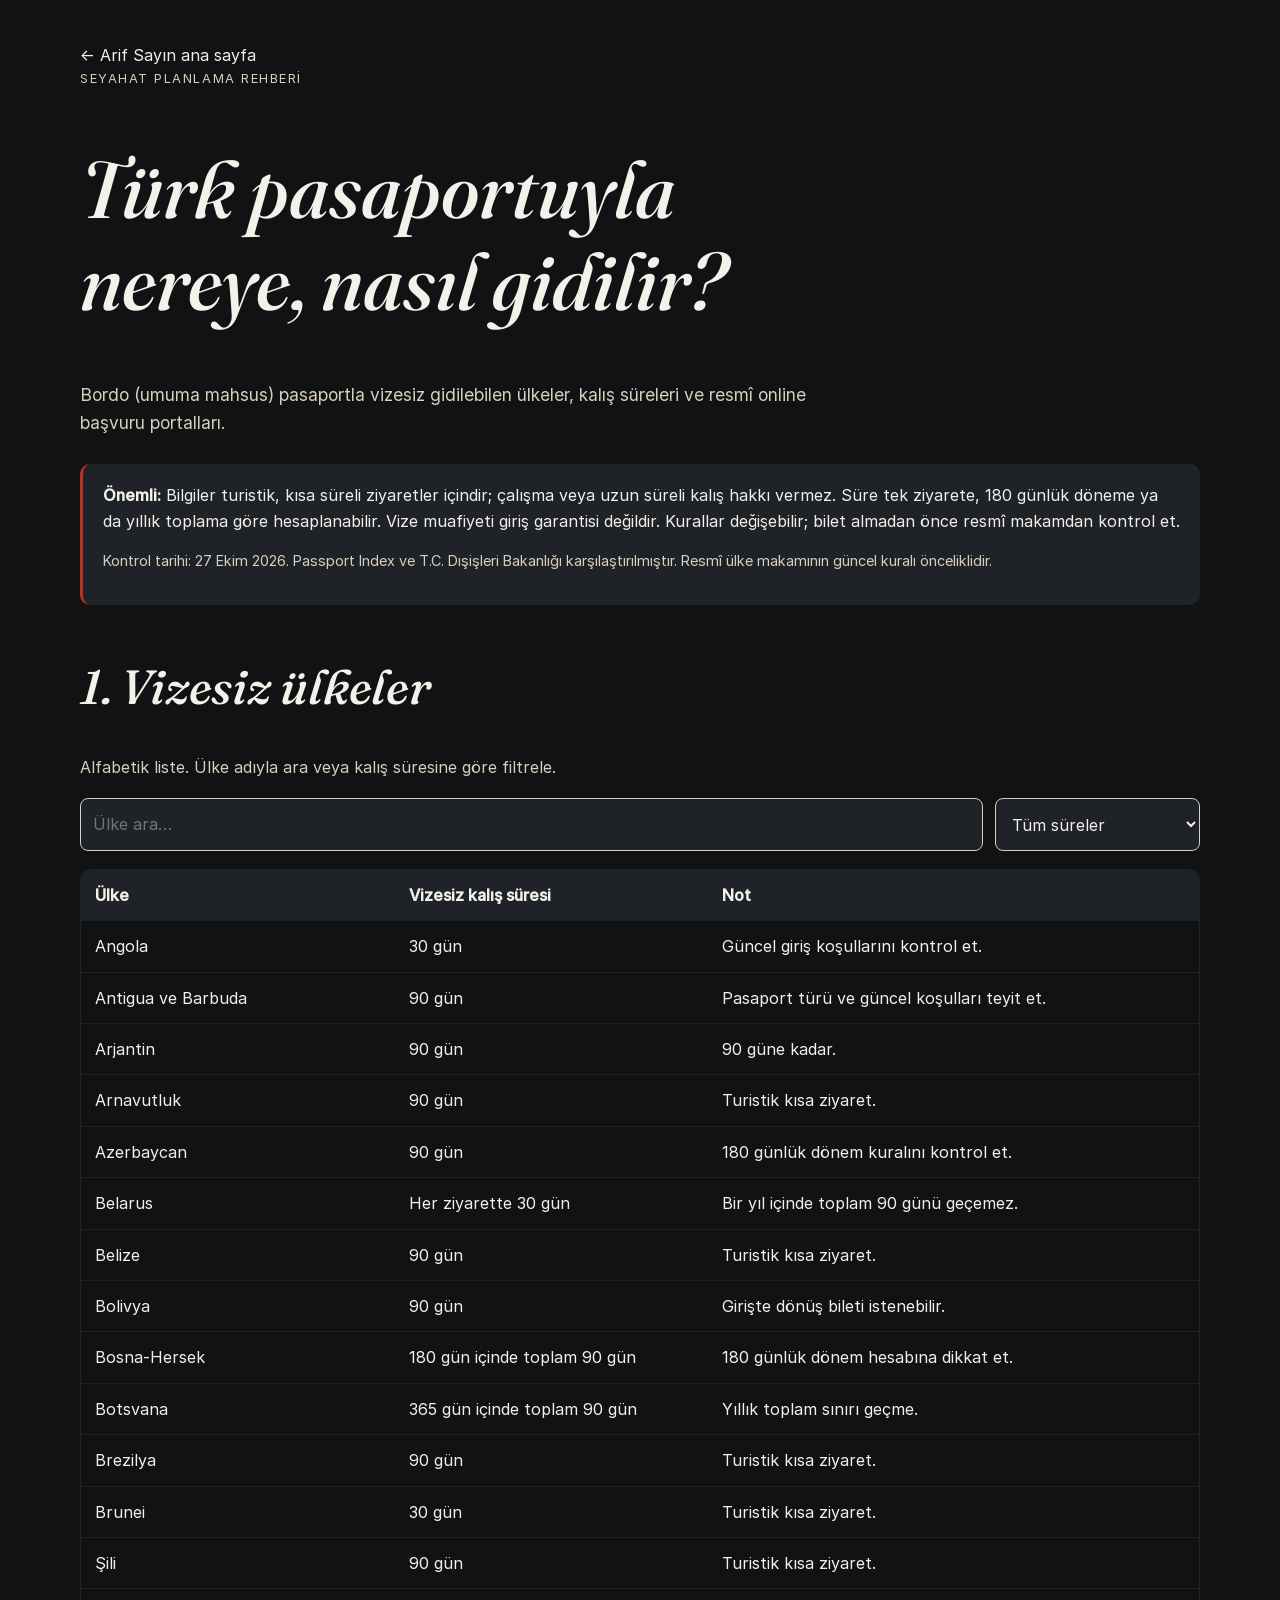
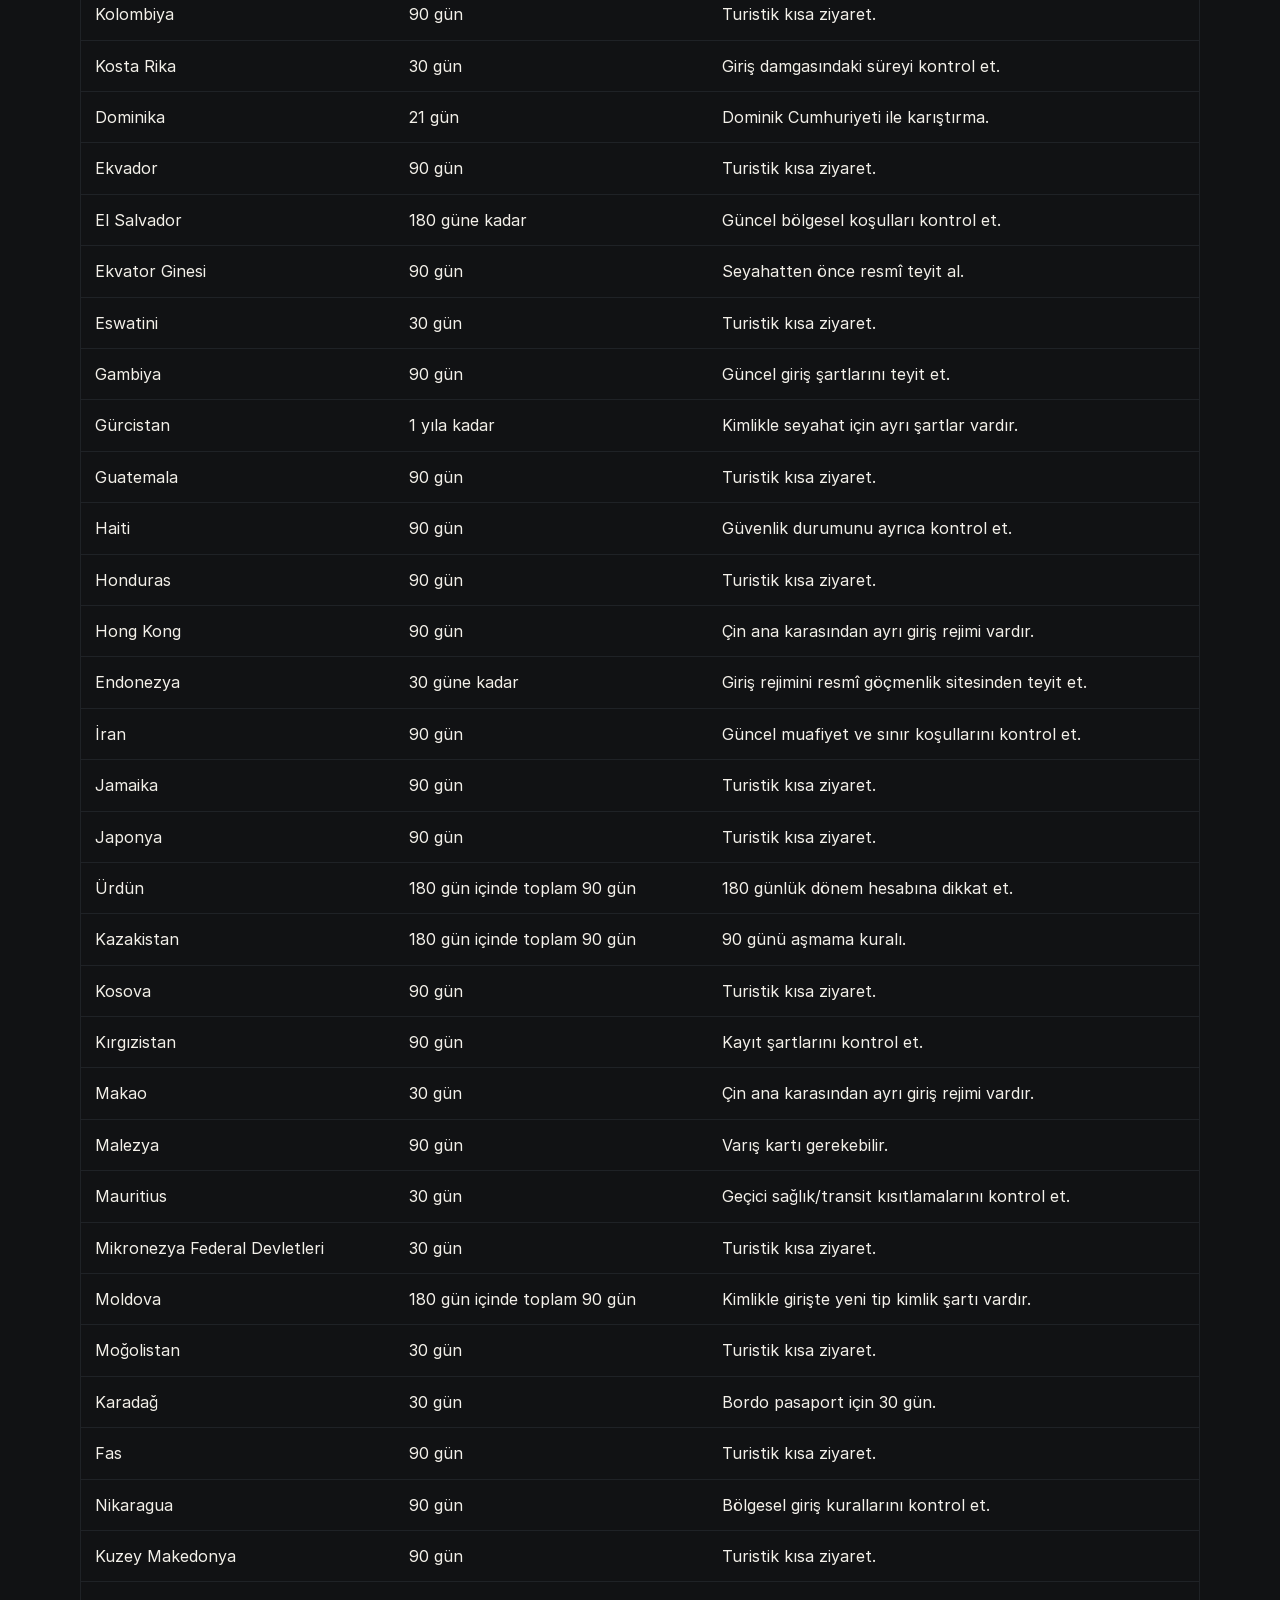
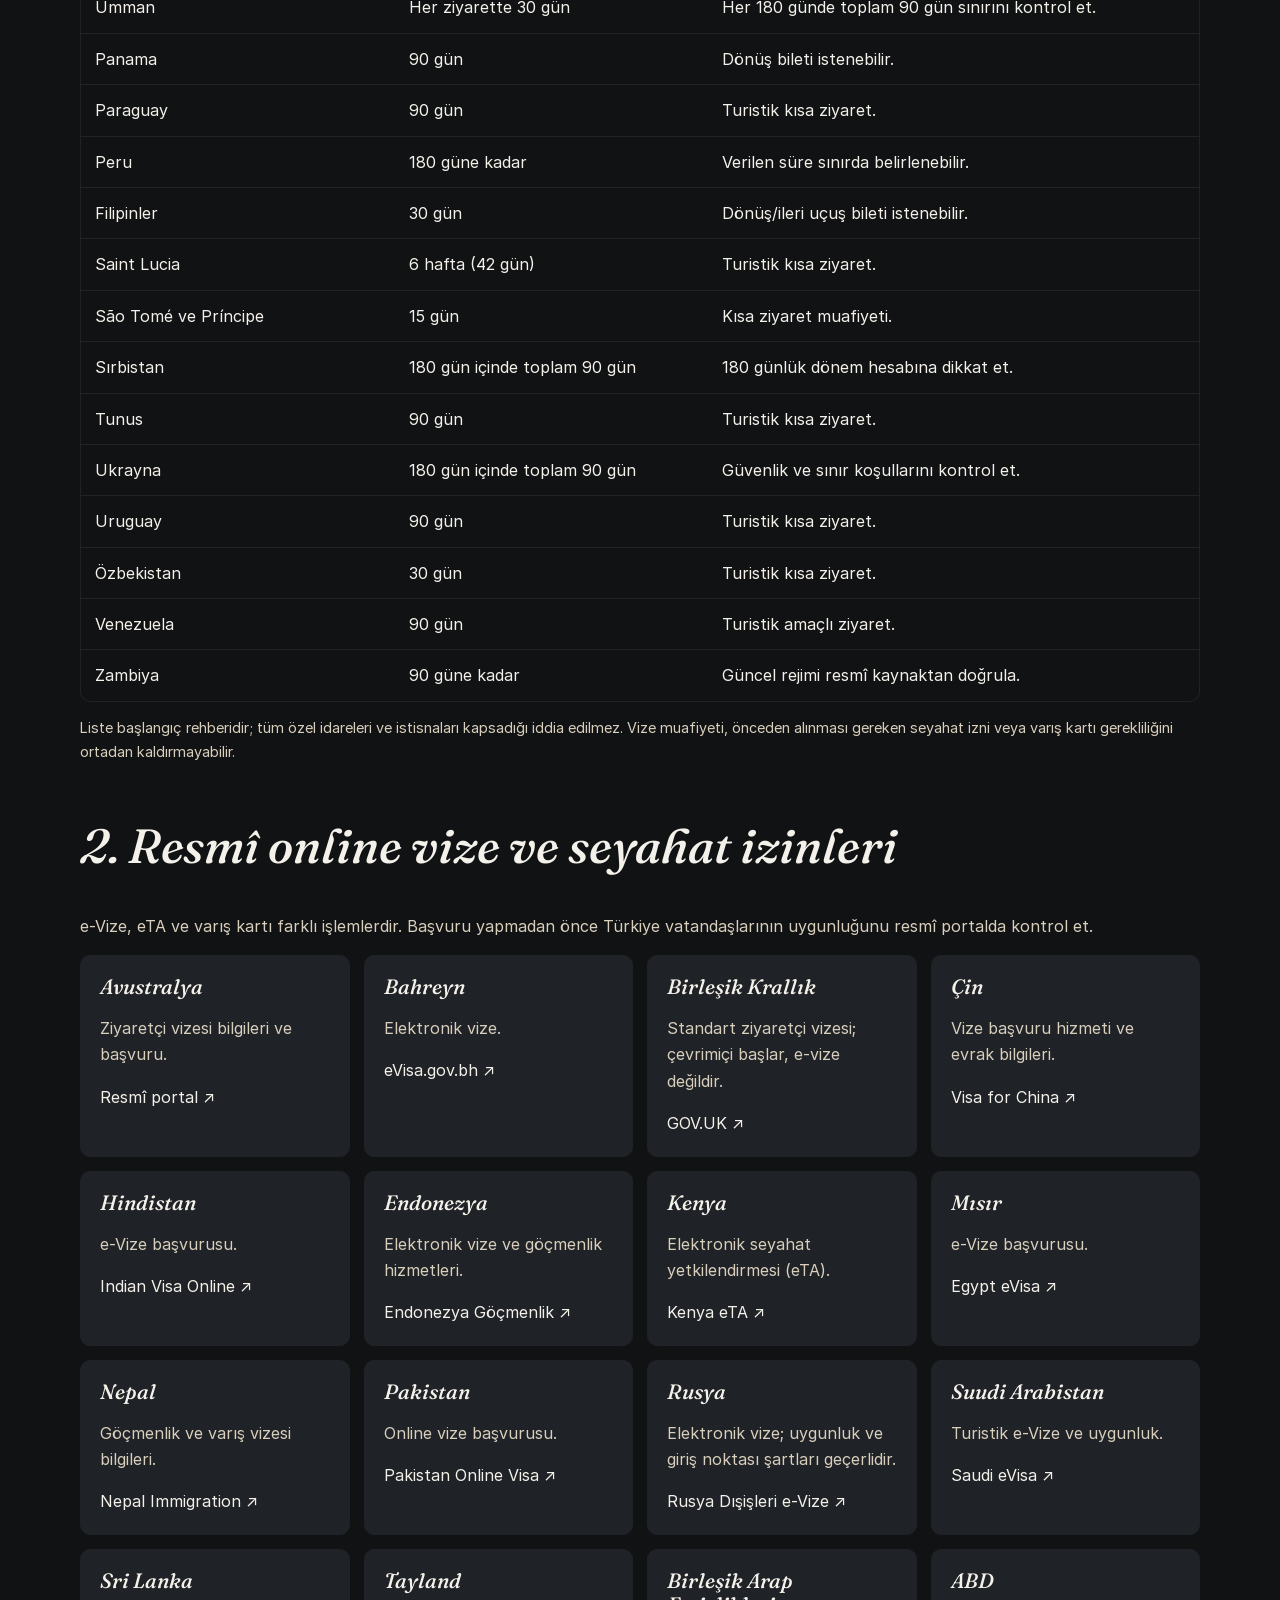
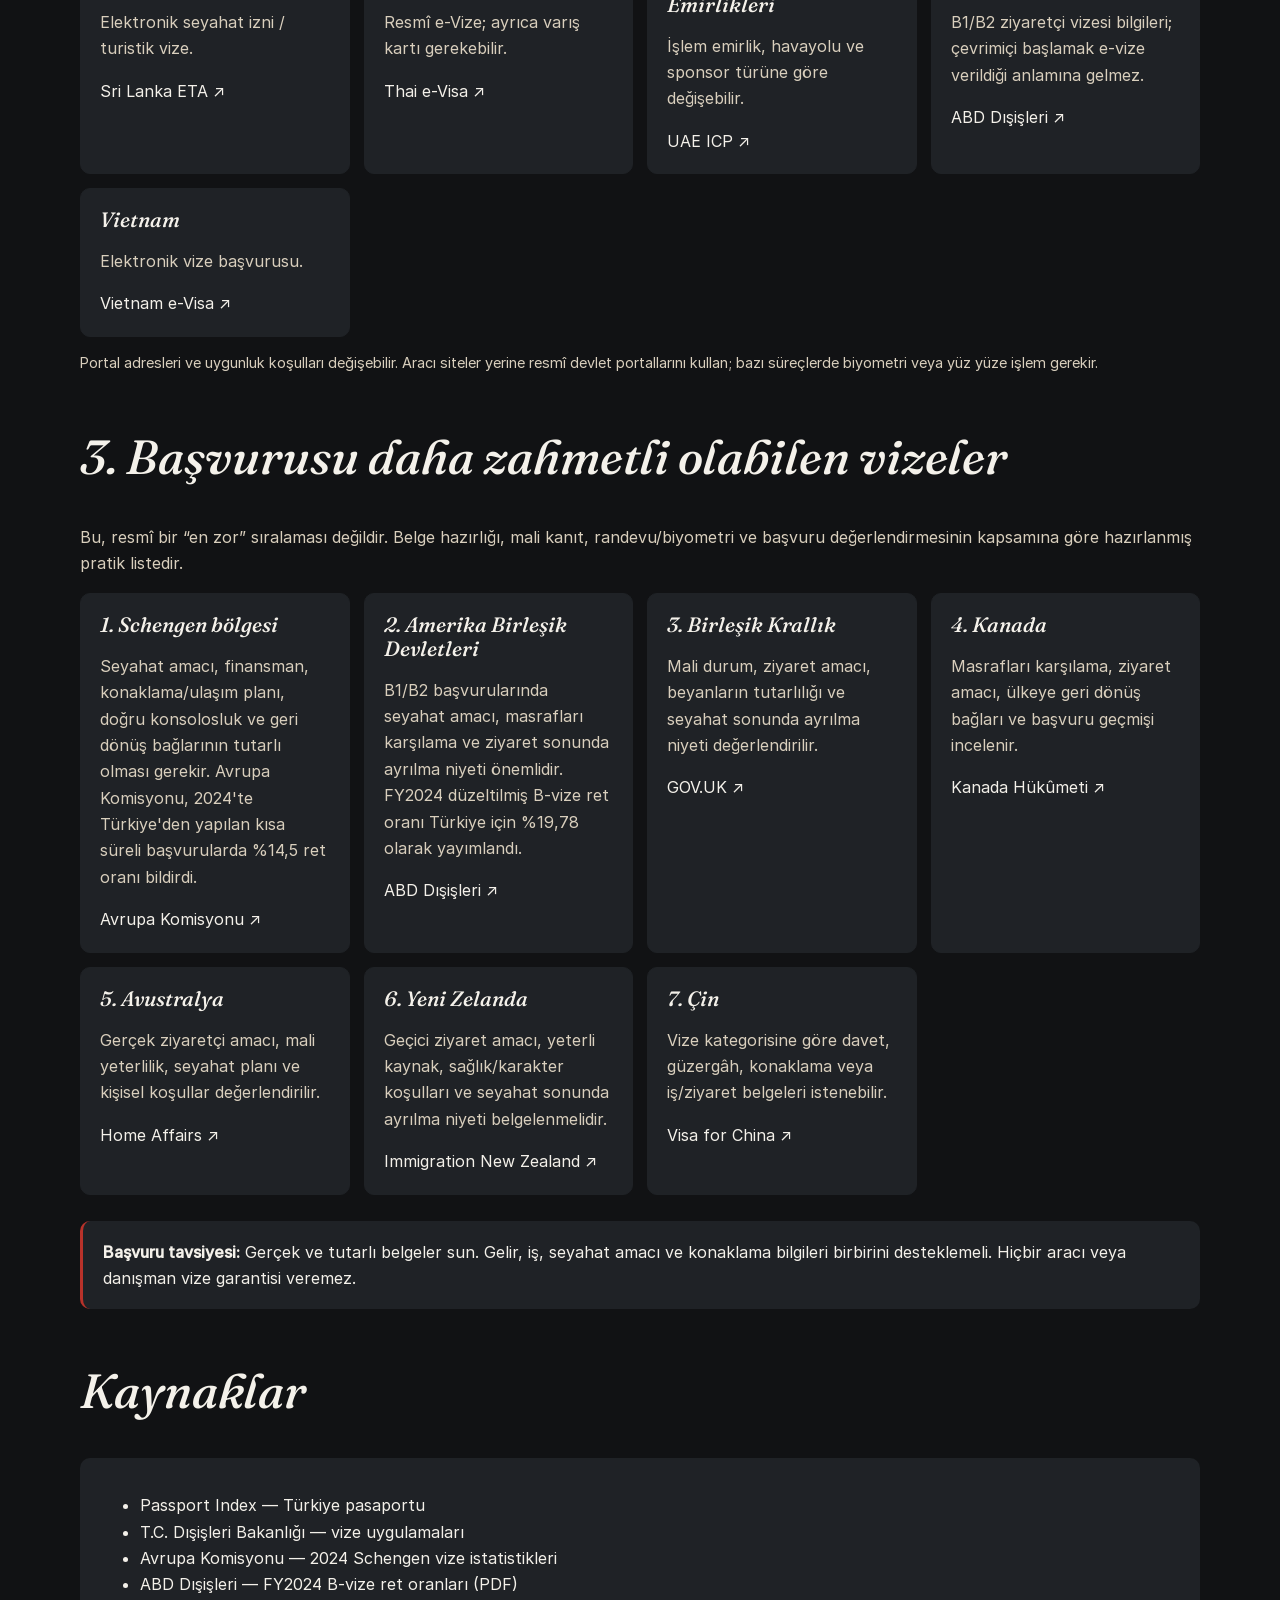
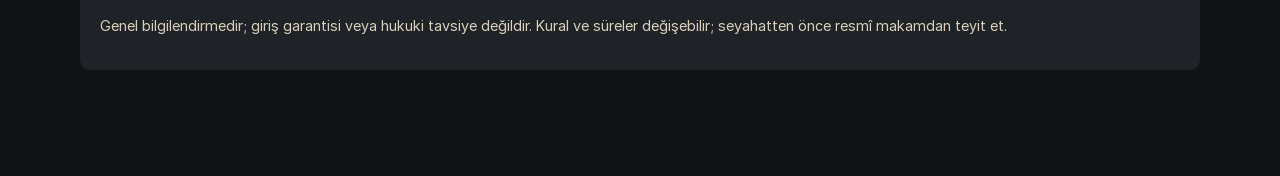
<file: vize-rehberi.html>
<!doctype html>
<html lang="tr">
<head>
<meta charset="utf-8">
<meta name="viewport" content="width=device-width,initial-scale=1">
<meta name="description" content="Türk bordo pasaportuyla vizesiz gidilebilen ülkeler, kalış süreleri ve resmî online vize başvuru portalları.">
<meta name="theme-color" content="#111214">
<title>Vize Rehberi | Arif Sayın</title>
<link rel="stylesheet" href="/assets/css/style.css">
<style>
:root{--renk-gece:#111214;--renk-antrasit:#1F2226;--renk-kirik-beyaz:#F4F1EA;--renk-kum:#D9CFBD;--renk-kizil:#B8322A}
*{box-sizing:border-box}body{margin:0;background:var(--renk-gece);color:var(--renk-kirik-beyaz);font-family:Inter,sans-serif;line-height:1.65}
a{color:var(--renk-kirik-beyaz);text-underline-offset:.18em}a:hover{text-decoration-color:var(--renk-kizil)}
.wrap{width:min(1120px,calc(100% - 32px));margin:auto;padding:42px 0 80px}.kicker{color:var(--renk-kum);text-transform:uppercase;letter-spacing:.12em;font-size:.8rem}
h1,h2,h3{font-family:Fraunces,Georgia,serif;font-weight:500;line-height:1.15}h1{font-size:clamp(2.5rem,7vw,5rem);max-width:900px;text-wrap:balance}h2{font-size:clamp(1.8rem,4vw,3rem)}h3{font-size:1.3rem;margin:0 0 8px}
.intro,.muted,.small{color:var(--renk-kum)}.intro{font-size:1.08rem;max-width:780px}.notice,.sources{padding:18px 20px;background:var(--renk-antrasit);border-radius:10px;margin:26px 0}.notice{border-left:3px solid var(--renk-kizil)}
section{margin-top:54px;scroll-margin-top:24px}.tools{display:flex;gap:12px;flex-wrap:wrap;margin:18px 0}.tools input,.tools select{background:var(--renk-antrasit);color:var(--renk-kirik-beyaz);border:1px solid var(--renk-kum);border-radius:8px;padding:12px;font:inherit;min-height:46px}.tools input{flex:1 1 250px}
.tablewrap{overflow:auto;border:1px solid var(--renk-antrasit);border-radius:10px}table{border-collapse:collapse;width:100%;min-width:560px}th,td{text-align:left;padding:12px 14px;border-bottom:1px solid var(--renk-antrasit)}th{background:var(--renk-antrasit)}tr:last-child td{border-bottom:0}
.grid{display:grid;grid-template-columns:repeat(auto-fit,minmax(245px,1fr));gap:14px}.card{padding:19px;background:var(--renk-antrasit);border-radius:10px;border:1px solid var(--renk-antrasit)}.card p{color:var(--renk-kum)}.card a{overflow-wrap:anywhere}.small{font-size:.9rem}
@media(max-width:600px){.wrap{padding-top:28px}}
</style>
</head>
<body><main class="wrap">
<a href="/">← Arif Sayın ana sayfa</a>
<div class="kicker">Seyahat planlama rehberi</div>
<h1>Türk pasaportuyla nereye, nasıl gidilir?</h1>
<p class="intro">Bordo (umuma mahsus) pasaportla vizesiz gidilebilen ülkeler, kalış süreleri ve resmî online başvuru portalları.</p>
<div class="notice"><strong>Önemli:</strong> Bilgiler turistik, kısa süreli ziyaretler içindir; çalışma veya uzun süreli kalış hakkı vermez. Süre tek ziyarete, 180 günlük döneme ya da yıllık toplama göre hesaplanabilir. Vize muafiyeti giriş garantisi değildir. Kurallar değişebilir; bilet almadan önce resmî makamdan kontrol et.<p class="small">Kontrol tarihi: 27 Ekim 2026. Passport Index ve T.C. Dışişleri Bakanlığı karşılaştırılmıştır. Resmî ülke makamının güncel kuralı önceliklidir.</p></div>

<section id="vizesiz"><h2>1. Vizesiz ülkeler</h2><p class="muted">Alfabetik liste. Ülke adıyla ara veya kalış süresine göre filtrele.</p>
<div class="tools"><input id="search" type="search" placeholder="Ülke ara…" aria-label="Ülke ara"><select id="duration" aria-label="Kalış süresine göre filtrele"><option value="">Tüm süreler</option><option value="30">30 gün veya daha az</option><option value="90">31–90 gün</option><option value="91">90 günden fazla</option></select></div>
<div class="tablewrap"><table id="countries"><thead><tr><th>Ülke</th><th>Vizesiz kalış süresi</th><th>Not</th></tr></thead><tbody>
<tr data-name="Angola" data-days="30"><td>Angola</td><td>30 gün</td><td>Güncel giriş koşullarını kontrol et.</td></tr>
<tr data-name="Antigua ve Barbuda" data-days="90"><td>Antigua ve Barbuda</td><td>90 gün</td><td>Pasaport türü ve güncel koşulları teyit et.</td></tr>
<tr data-name="Arjantin" data-days="90"><td>Arjantin</td><td>90 gün</td><td>90 güne kadar.</td></tr>
<tr data-name="Arnavutluk" data-days="90"><td>Arnavutluk</td><td>90 gün</td><td>Turistik kısa ziyaret.</td></tr>
<tr data-name="Azerbaycan" data-days="90"><td>Azerbaycan</td><td>90 gün</td><td>180 günlük dönem kuralını kontrol et.</td></tr>
<tr data-name="Belarus" data-days="30"><td>Belarus</td><td>Her ziyarette 30 gün</td><td>Bir yıl içinde toplam 90 günü geçemez.</td></tr>
<tr data-name="Belize" data-days="90"><td>Belize</td><td>90 gün</td><td>Turistik kısa ziyaret.</td></tr>
<tr data-name="Bolivya" data-days="90"><td>Bolivya</td><td>90 gün</td><td>Girişte dönüş bileti istenebilir.</td></tr>
<tr data-name="Bosna-Hersek" data-days="90"><td>Bosna-Hersek</td><td>180 gün içinde toplam 90 gün</td><td>180 günlük dönem hesabına dikkat et.</td></tr>
<tr data-name="Botsvana" data-days="90"><td>Botsvana</td><td>365 gün içinde toplam 90 gün</td><td>Yıllık toplam sınırı geçme.</td></tr>
<tr data-name="Brezilya" data-days="90"><td>Brezilya</td><td>90 gün</td><td>Turistik kısa ziyaret.</td></tr>
<tr data-name="Brunei" data-days="30"><td>Brunei</td><td>30 gün</td><td>Turistik kısa ziyaret.</td></tr>
<tr data-name="Şili" data-days="90"><td>Şili</td><td>90 gün</td><td>Turistik kısa ziyaret.</td></tr>
<tr data-name="Kolombiya" data-days="90"><td>Kolombiya</td><td>90 gün</td><td>Turistik kısa ziyaret.</td></tr>
<tr data-name="Kosta Rika" data-days="30"><td>Kosta Rika</td><td>30 gün</td><td>Giriş damgasındaki süreyi kontrol et.</td></tr>
<tr data-name="Dominika" data-days="21"><td>Dominika</td><td>21 gün</td><td>Dominik Cumhuriyeti ile karıştırma.</td></tr>
<tr data-name="Ekvador" data-days="90"><td>Ekvador</td><td>90 gün</td><td>Turistik kısa ziyaret.</td></tr>
<tr data-name="El Salvador" data-days="180"><td>El Salvador</td><td>180 güne kadar</td><td>Güncel bölgesel koşulları kontrol et.</td></tr>
<tr data-name="Ekvator Ginesi" data-days="90"><td>Ekvator Ginesi</td><td>90 gün</td><td>Seyahatten önce resmî teyit al.</td></tr>
<tr data-name="Eswatini" data-days="30"><td>Eswatini</td><td>30 gün</td><td>Turistik kısa ziyaret.</td></tr>
<tr data-name="Gambiya" data-days="90"><td>Gambiya</td><td>90 gün</td><td>Güncel giriş şartlarını teyit et.</td></tr>
<tr data-name="Gürcistan" data-days="365"><td>Gürcistan</td><td>1 yıla kadar</td><td>Kimlikle seyahat için ayrı şartlar vardır.</td></tr>
<tr data-name="Guatemala" data-days="90"><td>Guatemala</td><td>90 gün</td><td>Turistik kısa ziyaret.</td></tr>
<tr data-name="Haiti" data-days="90"><td>Haiti</td><td>90 gün</td><td>Güvenlik durumunu ayrıca kontrol et.</td></tr>
<tr data-name="Honduras" data-days="90"><td>Honduras</td><td>90 gün</td><td>Turistik kısa ziyaret.</td></tr>
<tr data-name="Hong Kong" data-days="90"><td>Hong Kong</td><td>90 gün</td><td>Çin ana karasından ayrı giriş rejimi vardır.</td></tr>
<tr data-name="Endonezya" data-days="30"><td>Endonezya</td><td>30 güne kadar</td><td>Giriş rejimini resmî göçmenlik sitesinden teyit et.</td></tr>
<tr data-name="İran" data-days="90"><td>İran</td><td>90 gün</td><td>Güncel muafiyet ve sınır koşullarını kontrol et.</td></tr>
<tr data-name="Jamaika" data-days="90"><td>Jamaika</td><td>90 gün</td><td>Turistik kısa ziyaret.</td></tr>
<tr data-name="Japonya" data-days="90"><td>Japonya</td><td>90 gün</td><td>Turistik kısa ziyaret.</td></tr>
<tr data-name="Ürdün" data-days="90"><td>Ürdün</td><td>180 gün içinde toplam 90 gün</td><td>180 günlük dönem hesabına dikkat et.</td></tr>
<tr data-name="Kazakistan" data-days="90"><td>Kazakistan</td><td>180 gün içinde toplam 90 gün</td><td>90 günü aşmama kuralı.</td></tr>
<tr data-name="Kosova" data-days="90"><td>Kosova</td><td>90 gün</td><td>Turistik kısa ziyaret.</td></tr>
<tr data-name="Kırgızistan" data-days="90"><td>Kırgızistan</td><td>90 gün</td><td>Kayıt şartlarını kontrol et.</td></tr>
<tr data-name="Makao" data-days="30"><td>Makao</td><td>30 gün</td><td>Çin ana karasından ayrı giriş rejimi vardır.</td></tr>
<tr data-name="Malezya" data-days="90"><td>Malezya</td><td>90 gün</td><td>Varış kartı gerekebilir.</td></tr>
<tr data-name="Mauritius" data-days="30"><td>Mauritius</td><td>30 gün</td><td>Geçici sağlık/transit kısıtlamalarını kontrol et.</td></tr>
<tr data-name="Mikronezya" data-days="30"><td>Mikronezya Federal Devletleri</td><td>30 gün</td><td>Turistik kısa ziyaret.</td></tr>
<tr data-name="Moldova" data-days="90"><td>Moldova</td><td>180 gün içinde toplam 90 gün</td><td>Kimlikle girişte yeni tip kimlik şartı vardır.</td></tr>
<tr data-name="Moğolistan" data-days="30"><td>Moğolistan</td><td>30 gün</td><td>Turistik kısa ziyaret.</td></tr>
<tr data-name="Karadağ" data-days="30"><td>Karadağ</td><td>30 gün</td><td>Bordo pasaport için 30 gün.</td></tr>
<tr data-name="Fas" data-days="90"><td>Fas</td><td>90 gün</td><td>Turistik kısa ziyaret.</td></tr>
<tr data-name="Nikaragua" data-days="90"><td>Nikaragua</td><td>90 gün</td><td>Bölgesel giriş kurallarını kontrol et.</td></tr>
<tr data-name="Kuzey Makedonya" data-days="90"><td>Kuzey Makedonya</td><td>90 gün</td><td>Turistik kısa ziyaret.</td></tr>
<tr data-name="Umman" data-days="30"><td>Umman</td><td>Her ziyarette 30 gün</td><td>Her 180 günde toplam 90 gün sınırını kontrol et.</td></tr>
<tr data-name="Panama" data-days="90"><td>Panama</td><td>90 gün</td><td>Dönüş bileti istenebilir.</td></tr>
<tr data-name="Paraguay" data-days="90"><td>Paraguay</td><td>90 gün</td><td>Turistik kısa ziyaret.</td></tr>
<tr data-name="Peru" data-days="180"><td>Peru</td><td>180 güne kadar</td><td>Verilen süre sınırda belirlenebilir.</td></tr>
<tr data-name="Filipinler" data-days="30"><td>Filipinler</td><td>30 gün</td><td>Dönüş/ileri uçuş bileti istenebilir.</td></tr>
<tr data-name="Saint Lucia" data-days="42"><td>Saint Lucia</td><td>6 hafta (42 gün)</td><td>Turistik kısa ziyaret.</td></tr>
<tr data-name="São Tomé ve Príncipe" data-days="15"><td>São Tomé ve Príncipe</td><td>15 gün</td><td>Kısa ziyaret muafiyeti.</td></tr>
<tr data-name="Sırbistan" data-days="90"><td>Sırbistan</td><td>180 gün içinde toplam 90 gün</td><td>180 günlük dönem hesabına dikkat et.</td></tr>
<tr data-name="Tunus" data-days="90"><td>Tunus</td><td>90 gün</td><td>Turistik kısa ziyaret.</td></tr>
<tr data-name="Ukrayna" data-days="90"><td>Ukrayna</td><td>180 gün içinde toplam 90 gün</td><td>Güvenlik ve sınır koşullarını kontrol et.</td></tr>
<tr data-name="Uruguay" data-days="90"><td>Uruguay</td><td>90 gün</td><td>Turistik kısa ziyaret.</td></tr>
<tr data-name="Özbekistan" data-days="30"><td>Özbekistan</td><td>30 gün</td><td>Turistik kısa ziyaret.</td></tr>
<tr data-name="Venezuela" data-days="90"><td>Venezuela</td><td>90 gün</td><td>Turistik amaçlı ziyaret.</td></tr>
<tr data-name="Zambiya" data-days="90"><td>Zambiya</td><td>90 güne kadar</td><td>Güncel rejimi resmî kaynaktan doğrula.</td></tr>
</tbody></table></div><p id="none" class="muted" hidden>Bu aramayla eşleşen ülke yok.</p>
<p class="small">Liste başlangıç rehberidir; tüm özel idareleri ve istisnaları kapsadığı iddia edilmez. Vize muafiyeti, önceden alınması gereken seyahat izni veya varış kartı gerekliliğini ortadan kaldırmayabilir.</p></section>

<section id="online"><h2>2. Resmî online vize ve seyahat izinleri</h2><p class="muted">e-Vize, eTA ve varış kartı farklı işlemlerdir. Başvuru yapmadan önce Türkiye vatandaşlarının uygunluğunu resmî portalda kontrol et.</p>
<div class="grid">
<article class="card"><h3>Avustralya</h3><p>Ziyaretçi vizesi bilgileri ve başvuru.</p><a href="https://immi.homeaffairs.gov.au/visas/getting-a-visa/visa-listing/visitor-600" target="_blank" rel="noopener">Resmî portal ↗</a></article>
<article class="card"><h3>Bahreyn</h3><p>Elektronik vize.</p><a href="https://www.evisa.gov.bh/" target="_blank" rel="noopener">eVisa.gov.bh ↗</a></article>
<article class="card"><h3>Birleşik Krallık</h3><p>Standart ziyaretçi vizesi; çevrimiçi başlar, e-vize değildir.</p><a href="https://www.gov.uk/standard-visitor" target="_blank" rel="noopener">GOV.UK ↗</a></article>
<article class="card"><h3>Çin</h3><p>Vize başvuru hizmeti ve evrak bilgileri.</p><a href="https://www.visaforchina.cn/" target="_blank" rel="noopener">Visa for China ↗</a></article>
<article class="card"><h3>Hindistan</h3><p>e-Vize başvurusu.</p><a href="https://indianvisaonline.gov.in/evisa/" target="_blank" rel="noopener">Indian Visa Online ↗</a></article>
<article class="card"><h3>Endonezya</h3><p>Elektronik vize ve göçmenlik hizmetleri.</p><a href="https://evisa.imigrasi.go.id/" target="_blank" rel="noopener">Endonezya Göçmenlik ↗</a></article>
<article class="card"><h3>Kenya</h3><p>Elektronik seyahat yetkilendirmesi (eTA).</p><a href="https://www.etakenya.go.ke/" target="_blank" rel="noopener">Kenya eTA ↗</a></article>
<article class="card"><h3>Mısır</h3><p>e-Vize başvurusu.</p><a href="https://visa2egypt.gov.eg/" target="_blank" rel="noopener">Egypt eVisa ↗</a></article>
<article class="card"><h3>Nepal</h3><p>Göçmenlik ve varış vizesi bilgileri.</p><a href="https://nepaliport.immigration.gov.np/" target="_blank" rel="noopener">Nepal Immigration ↗</a></article>
<article class="card"><h3>Pakistan</h3><p>Online vize başvurusu.</p><a href="https://visa.nadra.gov.pk/" target="_blank" rel="noopener">Pakistan Online Visa ↗</a></article>
<article class="card"><h3>Rusya</h3><p>Elektronik vize; uygunluk ve giriş noktası şartları geçerlidir.</p><a href="https://electronic-visa.kdmid.ru/" target="_blank" rel="noopener">Rusya Dışişleri e-Vize ↗</a></article>
<article class="card"><h3>Suudi Arabistan</h3><p>Turistik e-Vize ve uygunluk.</p><a href="https://visa.visitsaudi.com/" target="_blank" rel="noopener">Saudi eVisa ↗</a></article>
<article class="card"><h3>Sri Lanka</h3><p>Elektronik seyahat izni / turistik vize.</p><a href="https://eta.gov.lk/" target="_blank" rel="noopener">Sri Lanka ETA ↗</a></article>
<article class="card"><h3>Tayland</h3><p>Resmî e-Vize; ayrıca varış kartı gerekebilir.</p><a href="https://www.thaievisa.go.th/" target="_blank" rel="noopener">Thai e-Visa ↗</a></article>
<article class="card"><h3>Birleşik Arap Emirlikleri</h3><p>İşlem emirlik, havayolu ve sponsor türüne göre değişebilir.</p><a href="https://icp.gov.ae/en/" target="_blank" rel="noopener">UAE ICP ↗</a></article>
<article class="card"><h3>ABD</h3><p>B1/B2 ziyaretçi vizesi bilgileri; çevrimiçi başlamak e-vize verildiği anlamına gelmez.</p><a href="https://travel.state.gov/content/travel/en/us-visas/tourism-visit/visitor.html" target="_blank" rel="noopener">ABD Dışişleri ↗</a></article>
<article class="card"><h3>Vietnam</h3><p>Elektronik vize başvurusu.</p><a href="https://evisa.gov.vn/" target="_blank" rel="noopener">Vietnam e-Visa ↗</a></article>
</div><p class="small">Portal adresleri ve uygunluk koşulları değişebilir. Aracı siteler yerine resmî devlet portallarını kullan; bazı süreçlerde biyometri veya yüz yüze işlem gerekir.</p></section>

<section id="zor"><h2>3. Başvurusu daha zahmetli olabilen vizeler</h2><p class="muted">Bu, resmî bir “en zor” sıralaması değildir. Belge hazırlığı, mali kanıt, randevu/biyometri ve başvuru değerlendirmesinin kapsamına göre hazırlanmış pratik listedir.</p>
<div class="grid">
<article class="card"><h3>1. Schengen bölgesi</h3><p>Seyahat amacı, finansman, konaklama/ulaşım planı, doğru konsolosluk ve geri dönüş bağlarının tutarlı olması gerekir. Avrupa Komisyonu, 2024'te Türkiye'den yapılan kısa süreli başvurularda %14,5 ret oranı bildirdi.</p><a href="https://home-affairs.ec.europa.eu/policies/schengen-borders-and-visa/visa-policy_en" target="_blank" rel="noopener">Avrupa Komisyonu ↗</a></article>
<article class="card"><h3>2. Amerika Birleşik Devletleri</h3><p>B1/B2 başvurularında seyahat amacı, masrafları karşılama ve ziyaret sonunda ayrılma niyeti önemlidir. FY2024 düzeltilmiş B-vize ret oranı Türkiye için %19,78 olarak yayımlandı.</p><a href="https://travel.state.gov/content/travel/en/us-visas/visa-information-resources/visa-denials.html" target="_blank" rel="noopener">ABD Dışişleri ↗</a></article>
<article class="card"><h3>3. Birleşik Krallık</h3><p>Mali durum, ziyaret amacı, beyanların tutarlılığı ve seyahat sonunda ayrılma niyeti değerlendirilir.</p><a href="https://www.gov.uk/standard-visitor" target="_blank" rel="noopener">GOV.UK ↗</a></article>
<article class="card"><h3>4. Kanada</h3><p>Masrafları karşılama, ziyaret amacı, ülkeye geri dönüş bağları ve başvuru geçmişi incelenir.</p><a href="https://www.canada.ca/en/immigration-refugees-citizenship/services/visit-canada.html" target="_blank" rel="noopener">Kanada Hükûmeti ↗</a></article>
<article class="card"><h3>5. Avustralya</h3><p>Gerçek ziyaretçi amacı, mali yeterlilik, seyahat planı ve kişisel koşullar değerlendirilir.</p><a href="https://immi.homeaffairs.gov.au/visas/getting-a-visa/visa-listing/visitor-600" target="_blank" rel="noopener">Home Affairs ↗</a></article>
<article class="card"><h3>6. Yeni Zelanda</h3><p>Geçici ziyaret amacı, yeterli kaynak, sağlık/karakter koşulları ve seyahat sonunda ayrılma niyeti belgelenmelidir.</p><a href="https://www.immigration.govt.nz/new-zealand-visas/visas/visa/visitor-visa" target="_blank" rel="noopener">Immigration New Zealand ↗</a></article>
<article class="card"><h3>7. Çin</h3><p>Vize kategorisine göre davet, güzergâh, konaklama veya iş/ziyaret belgeleri istenebilir.</p><a href="https://www.visaforchina.cn/" target="_blank" rel="noopener">Visa for China ↗</a></article>
</div>
<div class="notice"><strong>Başvuru tavsiyesi:</strong> Gerçek ve tutarlı belgeler sun. Gelir, iş, seyahat amacı ve konaklama bilgileri birbirini desteklemeli. Hiçbir aracı veya danışman vize garantisi veremez.</div></section>

<section id="sources"><h2>Kaynaklar</h2><div class="sources"><ul>
<li><a href="https://www.passportindex.org/tr/passport/t%C3%BCrkiye" target="_blank" rel="noopener">Passport Index — Türkiye pasaportu</a></li>
<li><a href="https://www.mfa.gov.tr/turk-vatandaslarinin-tabi-oldugu-vize-uygulamalari.tr.mfa" target="_blank" rel="noopener">T.C. Dışişleri Bakanlığı — vize uygulamaları</a></li>
<li><a href="https://home-affairs.ec.europa.eu/news/visa-applications-reach-117-million-eu-and-schengen-associated-countries-2025-05-20_en" target="_blank" rel="noopener">Avrupa Komisyonu — 2024 Schengen vize istatistikleri</a></li>
<li><a href="https://travel.state.gov/content/dam/visas/Statistics/Non-Immigrant-Statistics/RefusalRates/FY24.pdf" target="_blank" rel="noopener">ABD Dışişleri — FY2024 B-vize ret oranları (PDF)</a></li>
</ul><p class="small">Genel bilgilendirmedir; giriş garantisi veya hukuki tavsiye değildir. Kural ve süreler değişebilir; seyahatten önce resmî makamdan teyit et.</p></div></section>
</main>
<script>
const q=document.getElementById('search'),d=document.getElementById('duration'),rows=[...document.querySelectorAll('#countries tbody tr')],none=document.getElementById('none');
function apply(){let n=0;rows.forEach(r=>{const name=r.dataset.name.toLocaleLowerCase('tr'),days=+r.dataset.days,term=q.value.trim().toLocaleLowerCase('tr'),f=d.value;let ok=name.includes(term)&&(!f||(f==='30'?days<=30:f==='90'?days>30&&days<=90:days>90));r.hidden=!ok;if(ok)n++});none.hidden=n>0}
q.addEventListener('input',apply);d.addEventListener('change',apply);
</script>
</body></html>
</file>
<file: assets/css/style.css>
@font-face {
  font-family: "Inter";
  src: url("../fonts/inter-regular.woff2") format("woff2");
  font-style: normal;
  font-weight: 400;
  font-display: swap;
}

@font-face {
  font-family: "Inter";
  src: url("../fonts/inter-medium.woff2") format("woff2");
  font-style: normal;
  font-weight: 500;
  font-display: swap;
}

@font-face {
  font-family: "Fraunces";
  src: url("../fonts/fraunces-medium.woff2") format("woff2");
  font-style: normal;
  font-weight: 500;
  font-display: swap;
}

:root {
  --renk-gece: #111214;
  --renk-antrasit: #1F2226;
  --renk-kirik-beyaz: #F4F1EA;
  --renk-kum: #D9CFBD;
  --renk-kizil: #B8322A;
}

* {
  box-sizing: border-box;
}

html {
  scroll-behavior: smooth;
  scroll-padding-top: 85px;
}

body {
  margin: 0;
  background: var(--renk-gece);
  color: var(--renk-kirik-beyaz);
  font-family: "Inter", sans-serif;
  font-weight: 400;
  line-height: 1.7;
}

body,
button,
a {
  -webkit-tap-highlight-color: transparent;
}

a {
  color: inherit;
  text-decoration: none;
}

img {
  display: block;
  max-width: 100%;
}

button {
  font: inherit;
}

.wrap {
  width: min(1120px, 90%);
  margin-inline: auto;
}

header {
  position: sticky;
  top: 0;
  z-index: 100;
  background: var(--renk-gece);
  border-bottom: 1px solid var(--renk-kum);
}

.nav {
  min-height: 82px;
  display: flex;
  align-items: center;
  justify-content: space-between;
  gap: 24px;
}

.logo {
  display: flex;
  align-items: center;
  gap: 12px;
  font-family: "Fraunces", serif;
  font-size: 25px;
  font-weight: 500;
  white-space: nowrap;
}

.logo img {
  width: 53px;
  height: 53px;
  object-fit: contain;
}

.nav-links {
  display: flex;
  align-items: center;
  gap: 28px;
}

.nav-links a {
  color: var(--renk-kirik-beyaz);
  font-size: 15px;
  font-weight: 500;
}

.nav-links a:hover,
.text-link:hover {
  text-decoration: underline;
  text-decoration-color: var(--renk-kizil);
  text-underline-offset: 5px;
}

.menu-toggle {
  display: none;
  background: var(--renk-antrasit);
  color: var(--renk-kirik-beyaz);
  border: 1px solid var(--renk-kum);
  border-radius: 6px;
  padding: 8px 12px;
  cursor: pointer;
}

.hero {
  min-height: 560px;
  display: flex;
  align-items: center;
  background: var(--renk-gece);
}

.hero-content {
  padding-block: 70px;
  max-width: 100%;
}

.eyebrow {
  color: var(--renk-kum);
  font-size: 13px;
  font-weight: 500;
  letter-spacing: 2px;
  text-transform: uppercase;
}

.hero h1 {
  max-width: 100%;
  margin: 24px 0;
  font-family: "Fraunces", serif;
  font-size: clamp(2rem, 4.2vw, 4.5rem);
  font-weight: 500;
  line-height: 1.15;
  letter-spacing: -0.025em;
  text-wrap: balance;
  overflow-wrap: normal;
  word-break: normal;
}

.hero p {
  max-width: 650px;
  color: var(--renk-kum);
  font-size: 17px;
}

.actions {
  display: flex;
  flex-wrap: wrap;
  gap: 14px;
  align-items: center;
}

.btn {
  display: inline-flex;
  align-items: center;
  justify-content: center;
  min-height: 48px;
  padding: 12px 20px;
  border: 1px solid var(--renk-kizil);
  border-radius: 4px;
  font-weight: 500;
  color: #FFFFFF;
  background: var(--renk-kizil);
  transition: background 0.2s, border-color 0.2s;
}

.btn:hover {
  background: var(--renk-antrasit);
  border-color: var(--renk-kizil);
  color: var(--renk-kirik-beyaz);
}

.btn-outline {
  background: transparent;
  border-color: var(--renk-kum);
  color: var(--renk-kirik-beyaz);
}

.btn-outline:hover {
  border-color: var(--renk-kizil);
  background: var(--renk-antrasit);
}

.section {
  padding: 80px 0;
  background: var(--renk-gece);
}

.section-alt {
  background: var(--renk-antrasit);
}

.section-head {
  display: flex;
  align-items: end;
  justify-content: space-between;
  gap: 24px;
  margin-bottom: 32px;
}

.section-head h2,
.about h2,
.contact h2,
.visa-section h2 {
  font-family: "Fraunces", serif;
  font-size: clamp(2rem, 4vw, 3.25rem);
  font-weight: 500;
  line-height: 1.2;
  text-wrap: balance;
}

.section-head p,
.section-intro {
  color: var(--renk-kum);
}

.text-link {
  color: var(--renk-kirik-beyaz);
  font-weight: 500;
}

.video-feature {
  display: grid;
  grid-template-columns: 1.15fr 1fr;
  overflow: hidden;
  background: var(--renk-antrasit);
  border: 1px solid var(--renk-kum);
  border-radius: 6px;
}

.video-picture {
  min-height: 280px;
  position: relative;
  background: var(--renk-antrasit);
}

.video-picture a {
  position: absolute;
  inset: 0;
  display: grid;
  place-items: center;
}

.big-play {
  display: grid;
  place-items: center;
  width: 64px;
  height: 64px;
  border-radius: 50%;
  background: var(--renk-kizil);
  color: #FFFFFF;
}

.video-copy {
  padding: 32px;
  align-self: center;
}

.video-copy h3,
.card-copy h3 {
  font-family: "Fraunces", serif;
  font-weight: 500;
  line-height: 1.25;
}

.video-copy p,
.card-copy p,
.about p,
.contact p {
  color: var(--renk-kum);
}

.cards {
  display: grid;
  grid-template-columns: repeat(3, minmax(0, 1fr));
  gap: 22px;
}

.card {
  min-width: 0;
  overflow: hidden;
  background: var(--renk-antrasit);
  border: 1px solid var(--renk-kum);
  border-radius: 6px;
  transition: border-color 0.2s;
}

.card:hover {
  border-color: var(--renk-kizil);
}

.card-image {
  overflow: hidden;
  background: var(--renk-antrasit);
}

.card img {
  width: 100%;
  aspect-ratio: 16 / 10;
  object-fit: cover;
}

.card-copy {
  padding: 20px;
}

.card-copy small {
  color: var(--renk-kum);
  font-size: 12px;
  font-weight: 500;
  letter-spacing: 1px;
  text-transform: uppercase;
}

.about-grid {
  display: grid;
  grid-template-columns: 0.85fr 1.15fr;
  gap: 48px;
  align-items: center;
}

.about-photo {
  min-height: 360px;
  background: var(--renk-antrasit);
  border: 1px solid var(--renk-kum);
  border-radius: 6px;
}

.stat-row {
  display: flex;
  flex-wrap: wrap;
  gap: 28px;
}

.stat strong {
  display: block;
  font-family: "Fraunces", serif;
  font-weight: 500;
  font-size: 28px;
}

.stat span {
  color: var(--renk-kum);
}

.gallery {
  display: none;
}

.contact {
  padding: 72px 24px;
  text-align: center;
  background: var(--renk-antrasit);
  border-top: 1px solid var(--renk-kum);
}

.contact p {
  max-width: 600px;
  margin: 16px auto 24px;
}

.contact-email {
  display: inline-block;
  margin-bottom: 22px;
  font-weight: 500;
}

.visa-section {
  padding: 72px 0;
  color: var(--renk-gece);
  background: var(--renk-kirik-beyaz);
}

.visa-section .eyebrow,
.visa-section p {
  color: var(--renk-gece);
}

.visa-frame {
  width: 100%;
  height: 700px;
  overflow: hidden;
  background: #FFFFFF;
  border: 1px solid var(--renk-kum);
  border-radius: 6px;
}

.visa-frame iframe {
  width: 100%;
  height: 100%;
  border: 0;
}

.visa-note {
  margin-top: 18px;
  font-size: 13px;
}

footer {
  padding: 24px 0;
  background: var(--renk-gece);
  color: var(--renk-kum);
  border-top: 1px solid var(--renk-kum);
  font-size: 14px;
}

.footer-inner {
  display: flex;
  align-items: center;
  justify-content: space-between;
  flex-wrap: wrap;
  gap: 16px;
}

.footer-social {
  display: flex;
  flex-wrap: wrap;
  gap: 18px;
}

.reveal {
  opacity: 1;
  transform: none;
}

@media (prefers-reduced-motion: reduce) {
  *,
  *::before,
  *::after {
    scroll-behavior: auto !important;
    animation-duration: 0.01ms !important;
    transition-duration: 0.01ms !important;
  }
}

@media (max-width: 760px) {
  .nav {
    min-height: 68px;
  }

  .logo {
    font-size: 21px;
    gap: 8px;
  }

  .logo img {
    width: 43px;
    height: 43px;
  }

  .menu-toggle {
    display: block;
  }

  .nav-links {
    display: none;
    position: absolute;
    top: 67px;
    left: 0;
    right: 0;
    padding: 20px 5%;
    background: var(--renk-antrasit);
    border-bottom: 1px solid var(--renk-kum);
    flex-direction: column;
    align-items: flex-start;
    gap: 18px;
  }

  .nav-links.open {
    display: flex;
  }

  .hero {
    min-height: 470px;
  }

  .hero-content {
    padding-block: 55px;
  }

  .hero h1 {
    font-size: clamp(2rem, 7.5vw, 3.5rem);
  }

  .section {
    padding: 56px 0;
  }

  .section-head {
    align-items: flex-start;
    flex-direction: column;
  }

  .video-feature,
  .about-grid {
    grid-template-columns: 1fr;
  }

  .video-picture {
    min-height: 210px;
  }

  .video-copy {
    padding: 24px;
  }

  .cards {
    grid-template-columns: 1fr;
  }

  .about-grid {
    gap: 26px;
  }

  .about-photo {
    min-height: 250px;
  }

  .footer-inner {
    align-items: flex-start;
    flex-direction: column;
  }

  .visa-frame {
    height: 600px;
  }
}

@media (min-width: 600px) and (max-width: 900px) {
  .cards {
    grid-template-columns: repeat(2, minmax(0, 1fr));
  }
}
/* Yeni tasarımın temel font ve renk ayarları */
body {
  font-family: "Inter", sans-serif;
}

h1,
h2,
h3,
h4,
h5,
h6 {
  font-family: "Fraunces", serif;
}
/* =========================================
   YOLCULUKLAR - SİNEMATİK GALERİ
========================================= */

.travel-gallery {
    display: grid;
    grid-template-columns: repeat(3, minmax(0, 1fr));
    gap: 38px 26px;
    margin-top: 35px;
}

.travel-gallery > * {
    min-width: 0;
    overflow: hidden;
}

.travel-gallery .gallery-frame {
    position: relative;
    width: 100%;
    aspect-ratio: 16 / 10;
    overflow: hidden;
    padding: 8px;
    background: linear-gradient(145deg, #292929, #111);
    border: 1px solid rgba(255,255,255,.13);
    box-shadow: 0 12px 35px rgba(0,0,0,.35);
}

.travel-gallery .gallery-frame img {
    display: block;
    width: 100%;
    height: 100%;
    object-fit: cover;
    transition: transform .6s ease;
}

.travel-gallery > *:hover .gallery-frame img {
    transform: scale(1.06);
}

.travel-gallery .gallery-caption {
    padding: 17px 4px 5px;
}

.travel-gallery .gallery-caption h3 {
    margin: 7px 0;
    color: var(--renk-kirik-beyaz);
    font-family: "Fraunces", serif;
    font-size: 25px;
}

.travel-gallery .gallery-caption p {
    color: #aaa;
    font-size: 14px;
    line-height: 1.7;
}

.travel-gallery .gallery-number {
    position: absolute;
    z-index: 2;
    top: 17px;
    left: 17px;
    padding: 7px 12px;
    color: white;
    background: rgba(0,0,0,.65);
    font-size: 12px;
    letter-spacing: 2px;
}

.travel-gallery .gallery-placeholder {
    display: flex;
    align-items: center;
    justify-content: center;
    background:
        radial-gradient(ellipse at 50% 45%, rgba(170,120,65,.3), transparent 65%),
        linear-gradient(135deg, #29251f, #101010);
}

.travel-gallery .gallery-placeholder-title {
    color: #e8d5b5;
    font-family: "Fraunces", serif;
    font-size: 27px;
    text-align: center;
    letter-spacing: 2px;
}

@media (max-width: 900px) {
    .travel-gallery {
        grid-template-columns: repeat(2, minmax(0, 1fr));
        gap: 30px 20px;
    }
}

@media (max-width: 600px) {
    .travel-gallery {
        grid-template-columns: 1fr;
        gap: 28px;
    }

    .travel-gallery .gallery-caption h3 {
        font-size: 23px;
    }
}
</file>
